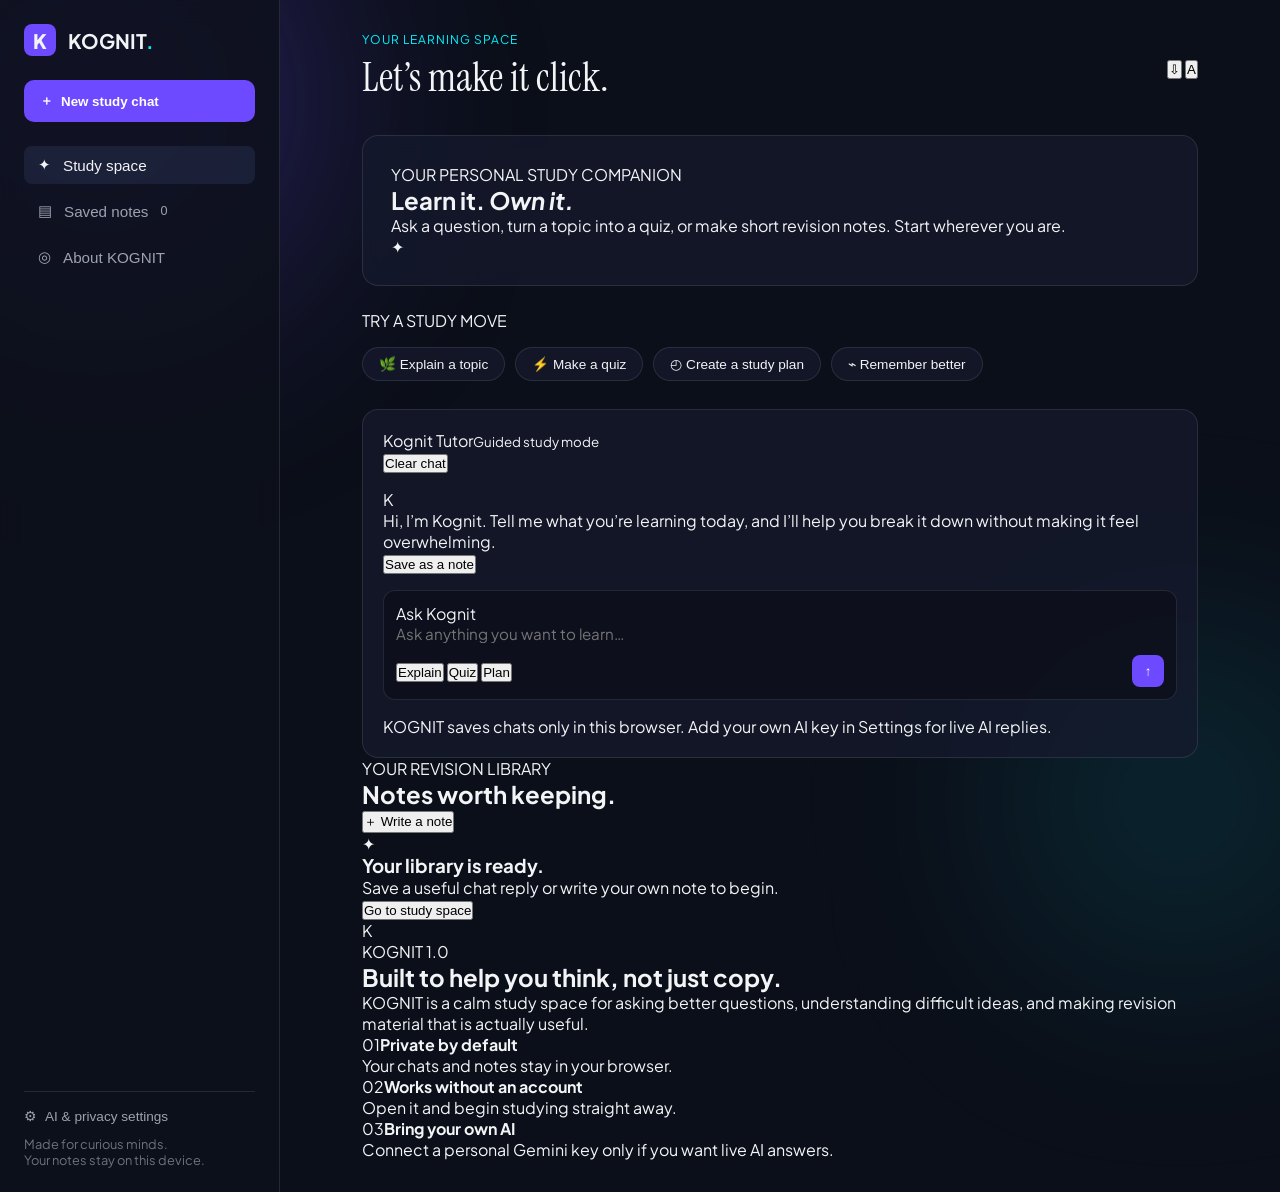
<file: index.html>
<!DOCTYPE html>
<!-- saved from url=(0137)file:///C:/Users/ARNAV%20SRIVASTAVA/Documents/Codex/2026-08-12/referenced-chatgpt-conversation-this-is-an/outputs/kognit-study/index.html -->
<html lang="en"><head><meta http-equiv="Content-Type" content="text/html; charset=UTF-8">
    
    <meta name="viewport" content="width=device-width, initial-scale=1.0">
    <meta name="theme-color" content="#6d4aff">
    <meta name="description" content="KOGNIT is a focused, private study companion.">
   <link rel="preconnect" href="https://fonts.googleapis.com/">
    <link rel="preconnect" href="https://fonts.gstatic.com/" crossorigin="">
    <link href="https://fonts.googleapis.com/css2?family=Plus+Jakarta+Sans:ital,wght@0,400;0,500;0,600;0,700;1,400&family=Instrument+Serif:ital@0;1&display=swap" rel="stylesheet">
    <link rel="stylesheet" href="styles.css">
    <title>KOGNIT — Study clearer</title>
  </head>
  <body>
    <div class="ambient ambient-one"></div>
    <div class="ambient ambient-two"></div>
    <div class="app-shell">
      <aside class="sidebar" aria-label="KOGNIT navigation">
        <a class="brand" href="file:///C:/Users/ARNAV%20SRIVASTAVA/Documents/Codex/2026-08-12/referenced-chatgpt-conversation-this-is-an/outputs/kognit-study/index.html#study" aria-label="KOGNIT home">
          <span class="brand-mark">K</span>
          <span>KOGNIT<span class="brand-dot">.</span></span>
        </a>

        <button class="new-chat" id="new-chat" type="button">
          <span aria-hidden="true">＋</span> New study chat
        </button>

        <nav class="nav-list" aria-label="Main navigation">
          <button class="nav-item active" data-view="study" type="button"><span>✦</span> Study space</button>
          <button class="nav-item" data-view="notes" type="button"><span>▤</span> Saved notes <small id="note-count">0</small></button>
          <button class="nav-item" data-view="about" type="button"><span>◎</span> About KOGNIT</button>
        </nav>

        <div class="sidebar-footer">
          <button class="settings-link" id="open-settings" type="button"><span>⚙</span> AI &amp; privacy settings</button>
          <p>Made for curious minds.<br>Your notes stay on this device.</p>
        </div>
      </aside>

      <main class="main-content">
        <header class="topbar">
          <div>
            <p class="eyebrow" id="view-eyebrow">YOUR LEARNING SPACE</p>
            <h1 id="view-title">Let’s make it click.</h1>
          </div>
          <div class="top-actions">
            <button class="icon-button" id="install-button" type="button" title="Install KOGNIT" aria-label="Install KOGNIT">⇩</button>
            <button class="profile" type="button" title="Your profile" aria-label="Your profile">A</button>
          </div>
        </header>

        <section class="view view-study active" id="study-view" aria-label="Study space">
          <section class="welcome-card">
            <div class="welcome-copy">
              <p class="mini-label">YOUR PERSONAL STUDY COMPANION</p>
              <h2>Learn it. <em>Own it.</em></h2>
              <p>Ask a question, turn a topic into a quiz, or make short revision notes. Start wherever you are.</p>
            </div>
            <div class="orbit-art" aria-hidden="true">
              <span class="orbit orbit-a"></span><span class="orbit orbit-b"></span><span class="planet">✦</span>
            </div>
          </section>

          <section class="prompt-area" aria-label="Suggested ways to study">
            <p class="section-label">TRY A STUDY MOVE</p>
            <div class="prompt-chips">
              <button class="prompt-chip" data-prompt="Explain photosynthesis in simple words">🌿 Explain a topic</button>
              <button class="prompt-chip" data-prompt="Make me a 5 question quiz about the solar system" data-mode="quiz">⚡ Make a quiz</button>
              <button class="prompt-chip" data-prompt="Help me create a 20 minute study plan for mathematics">◴ Create a study plan</button>
              <button class="prompt-chip" data-prompt="Give me a simple way to remember the planets in order">⌁ Remember better</button>
            </div>
          </section>

          <section class="chat-card" aria-live="polite">
            <div class="chat-header">
              <div class="assistant-status"><span class="status-dot"></span><span>Kognit Tutor</span><small id="connection-label">Guided study mode</small></div>
              <button class="text-button" id="clear-chat" type="button">Clear chat</button>
            </div>
            <div class="messages" id="messages"><article class="message tutor-message"><div class="avatar tutor-avatar">K</div><div class="message-bubble"><p>Hi, I’m Kognit. Tell me what you’re learning today, and I’ll help you break it down without making it feel overwhelming.</p><div class="message-actions"><button class="save-reply" type="button">Save as a note</button></div></div></article></div>
            <form class="composer" id="chat-form">
              <label class="sr-only" for="prompt-input">Ask Kognit</label>
              <textarea id="prompt-input" rows="1" maxlength="4000" placeholder="Ask anything you want to learn…"></textarea>
              <div class="composer-footer">
                <div class="mode-picker" role="group" aria-label="Response style">
                  <button class="mode-button selected" data-mode="explain" type="button">Explain</button>
                  <button class="mode-button" data-mode="quiz" type="button">Quiz</button>
                  <button class="mode-button" data-mode="plan" type="button">Plan</button>
                </div>
                <button class="send-button" type="submit" aria-label="Send question">↑</button>
              </div>
            </form>
            <p class="privacy-line">KOGNIT saves chats only in this browser. Add your own AI key in Settings for live AI replies.</p>
          </section>
        </section>

        <section class="view" id="notes-view" aria-label="Saved notes">
          <div class="library-heading">
            <div><p class="mini-label">YOUR REVISION LIBRARY</p><h2>Notes worth keeping.</h2></div>
            <button class="new-note-button" id="new-note" type="button">＋ Write a note</button>
          </div>
          <div class="notes-grid" id="notes-grid"></div>
          <div class="empty-state" id="notes-empty">
            <span>✦</span>
            <h3>Your library is ready.</h3>
            <p>Save a useful chat reply or write your own note to begin.</p>
            <button class="secondary-button" data-view-link="study" type="button">Go to study space</button>
          </div>
        </section>

        <section class="view" id="about-view" aria-label="About KOGNIT">
          <article class="about-card">
            <span class="about-mark">K</span>
            <p class="mini-label">KOGNIT 1.0</p>
            <h2>Built to help you think, not just copy.</h2>
            <p>KOGNIT is a calm study space for asking better questions, understanding difficult ideas, and making revision material that is actually useful.</p>
            <div class="about-points">
              <div><span>01</span><strong>Private by default</strong><p>Your chats and notes stay in your browser.</p></div>
              <div><span>02</span><strong>Works without an account</strong><p>Open it and begin studying straight away.</p></div>
              <div><span>03</span><strong>Bring your own AI</strong><p>Connect a personal Gemini key only if you want live AI answers.</p></div>
            </div>
          </article>
        </section>
      </main>
    </div>

    <dialog class="settings-dialog" id="settings-dialog">
      <form method="dialog" class="dialog-card" id="settings-form">
        <div class="dialog-header">
          <div><p class="mini-label">YOUR DEVICE, YOUR CONTROL</p><h2>AI &amp; privacy</h2></div>
          <button class="close-button" value="cancel" aria-label="Close settings" type="submit">×</button>
        </div>
        <label class="field-label" for="ai-provider">Reply source</label>
        <select id="ai-provider">
          <option value="demo">Kognit guided study mode — free, no key</option>
          <option value="gemini">My Google Gemini API key — live AI replies</option>
        </select>
        <div id="gemini-fields" hidden="">
          <label class="field-label" for="gemini-key">Gemini API key</label>
          <input id="gemini-key" type="password" autocomplete="off" placeholder="Paste your personal key">
          <label class="field-label" for="gemini-model">Model</label>
          <input id="gemini-model" type="text" value="gemini-2.5-flash">
          <p class="field-help">The key is stored only in this browser and is sent only to Google when you ask KOGNIT a question. Never share it or put it in public code.</p>
        </div>
        <div class="setting-divider"></div>
        <div class="data-actions">
          <div><strong>Your data</strong><p>Chats and notes are stored on this device only.</p></div>
          <button class="danger-button" id="erase-data" type="button">Erase all local data</button>
        </div>
        <div class="dialog-actions"><button value="cancel" type="submit" class="secondary-button">Cancel</button><button class="primary-button" id="save-settings" value="default" type="submit">Save settings</button></div>
      </form>
    </dialog>

    <dialog class="note-dialog" id="note-dialog">
      <form method="dialog" class="dialog-card note-dialog-card" id="note-form">
        <div class="dialog-header"><div><p class="mini-label">REVISION NOTE</p><h2 id="note-dialog-title">Write a note</h2></div><button class="close-button" value="cancel" aria-label="Close note" type="submit">×</button></div>
        <input id="note-title" class="note-title-input" maxlength="80" placeholder="Note title" required="">
        <textarea id="note-content" class="note-content-input" rows="10" maxlength="8000" placeholder="Write what you want to remember…" required=""></textarea>
        <div class="dialog-actions"><button value="cancel" type="submit" class="secondary-button">Cancel</button><button class="primary-button" value="default" type="submit">Save note</button></div>
      </form>
    </dialog>

    <template id="typing-template"></template>
   <script src="app.js"></script>
  

</body></html>
</file>
<file: styles.css>
:root {
  --font-body: "Plus Jakarta Sans", -apple-system, BlinkMacSystemFont, "Segoe UI", Roboto, sans-serif;
  --font-serif: "Instrument Serif", Georgia, serif;
  
  --bg-dark: #0b0f19;
  --bg-card: rgba(22, 27, 46, 0.7);
  --bg-card-hover: rgba(30, 37, 62, 0.8);
  --border-color: rgba(255, 255, 255, 0.1);
  --border-focus: rgba(109, 74, 255, 0.5);
  
  --text-main: #f3f4f6;
  --text-muted: #9ca3af;
  --text-dim: #6b7280;
  
  --primary: #6d4aff;
  --primary-glow: rgba(109, 74, 255, 0.35);
  --accent: #00f2fe;
}

* {
  box-sizing: border-box;
  margin: 0;
  padding: 0;
}

body {
  font-family: var(--font-body);
  background-color: var(--bg-dark);
  color: var(--text-main);
  min-height: 100vh;
  display: flex;
  overflow-x: hidden;
}

/* Ambient Background Lights */
.ambient {
  position: fixed;
  border-radius: 50%;
  filter: blur(120px);
  z-index: -1;
  pointer-events: none;
}

.ambient-one {
  width: 400px;
  height: 400px;
  background: var(--primary-glow);
  top: -100px;
  left: -100px;
}

.ambient-two {
  width: 300px;
  height: 300px;
  background: rgba(0, 242, 254, 0.15);
  bottom: -50px;
  right: -50px;
}

/* App Layout */
.app-shell {
  display: flex;
  width: 100%;
  min-height: 100vh;
}

.sidebar {
  width: 280px;
  background: rgba(13, 17, 28, 0.85);
  border-right: 1px solid var(--border-color);
  padding: 24px;
  display: flex;
  flex-direction: column;
  backdrop-filter: blur(12px);
}

.brand {
  display: flex;
  align-items: center;
  gap: 12px;
  text-decoration: none;
  color: var(--text-main);
  font-weight: 700;
  font-size: 1.25rem;
  margin-bottom: 24px;
}

.brand-mark {
  width: 32px;
  height: 32px;
  background: var(--primary);
  border-radius: 8px;
  display: flex;
  align-items: center;
  justify-content: center;
  font-weight: 800;
}

.brand-dot {
  color: var(--accent);
}

.new-chat {
  width: 100%;
  padding: 12px 16px;
  background: var(--primary);
  color: white;
  border: none;
  border-radius: 10px;
  font-weight: 600;
  cursor: pointer;
  display: flex;
  align-items: center;
  gap: 8px;
  margin-bottom: 24px;
  transition: all 0.2s ease;
}

.new-chat:hover {
  box-shadow: 0 0 15px var(--primary-glow);
  transform: translateY(-1px);
}

.nav-list {
  display: flex;
  flex-direction: column;
  gap: 8px;
  flex-grow: 1;
}

.nav-item {
  display: flex;
  align-items: center;
  gap: 12px;
  padding: 10px 14px;
  background: transparent;
  border: none;
  border-radius: 8px;
  color: var(--text-muted);
  font-size: 0.95rem;
  cursor: pointer;
  text-align: left;
}

.nav-item:hover, .nav-item.active {
  background: var(--bg-card-hover);
  color: var(--text-main);
}

.sidebar-footer {
  margin-top: auto;
  padding-top: 16px;
  border-top: 1px solid var(--border-color);
  font-size: 0.8rem;
  color: var(--text-dim);
}

.settings-link {
  background: none;
  border: none;
  color: var(--text-muted);
  cursor: pointer;
  display: flex;
  align-items: center;
  gap: 8px;
  margin-bottom: 12px;
  font-size: 0.85rem;
}

/* Main Content Area */
.main-content {
  flex-grow: 1;
  padding: 32px;
  max-width: 900px;
  margin: 0 auto;
}

.topbar {
  display: flex;
  justify-content: space-between;
  align-items: center;
  margin-bottom: 32px;
}

.eyebrow {
  font-size: 0.75rem;
  letter-spacing: 1px;
  color: var(--accent);
  margin-bottom: 4px;
}

h1 {
  font-family: var(--font-serif);
  font-size: 2.5rem;
  font-weight: 400;
}

.welcome-card {
  background: var(--bg-card);
  border: 1px solid var(--border-color);
  border-radius: 16px;
  padding: 28px;
  margin-bottom: 24px;
  backdrop-filter: blur(8px);
}

.prompt-chips {
  display: flex;
  gap: 10px;
  flex-wrap: wrap;
  margin: 16px 0 28px;
}

.prompt-chip {
  background: var(--bg-card);
  border: 1px solid var(--border-color);
  color: var(--text-main);
  padding: 8px 16px;
  border-radius: 20px;
  cursor: pointer;
  font-size: 0.85rem;
  transition: all 0.2s;
}

.prompt-chip:hover {
  border-color: var(--primary);
  background: var(--bg-card-hover);
}

.chat-card {
  background: var(--bg-card);
  border: 1px solid var(--border-color);
  border-radius: 16px;
  padding: 20px;
  display: flex;
  flex-direction: column;
  gap: 16px;
}

.composer {
  display: flex;
  flex-direction: column;
  background: rgba(10, 13, 22, 0.6);
  border: 1px solid var(--border-color);
  border-radius: 12px;
  padding: 12px;
}

.composer textarea {
  background: transparent;
  border: none;
  color: var(--text-main);
  resize: none;
  outline: none;
  font-family: inherit;
  font-size: 0.95rem;
}

.composer-footer {
  display: flex;
  justify-content: space-between;
  align-items: center;
  margin-top: 12px;
}

.send-button {
  background: var(--primary);
  color: white;
  border: none;
  border-radius: 8px;
  width: 32px;
  height: 32px;
  cursor: pointer;
}
</file>
